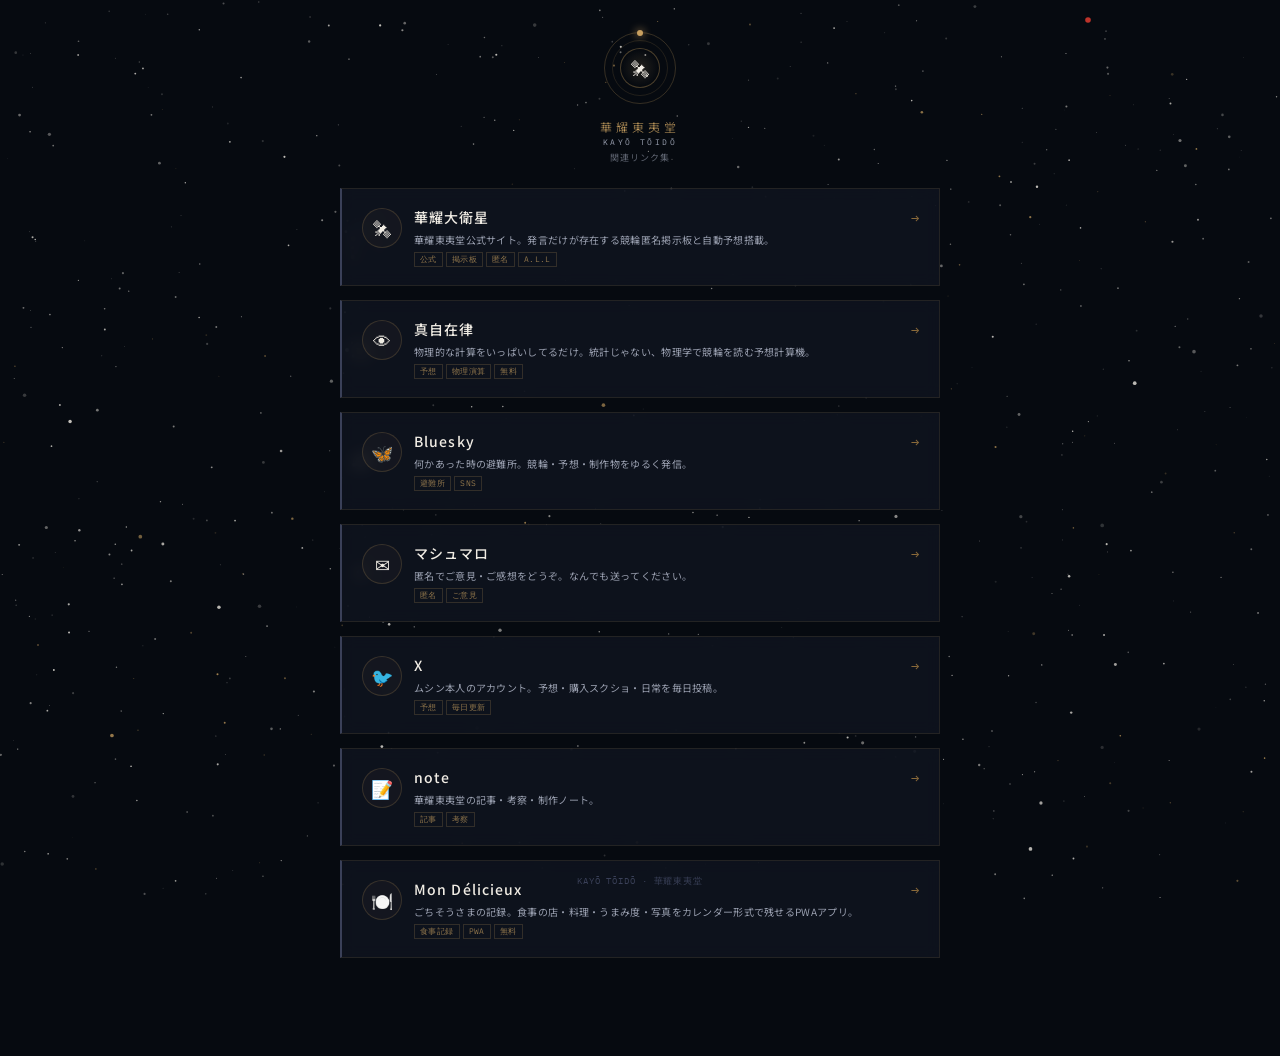
<file: links-page.html>
<!DOCTYPE html>
<html lang="ja">
<head>
<meta charset="UTF-8">
<meta name="viewport" content="width=device-width, initial-scale=1.0">
<title>華耀東夷堂</title>
<link href="https://fonts.googleapis.com/css2?family=Noto+Sans+JP:wght@200;300;400;500&family=IBM+Plex+Mono:wght@300;400;500&display=swap" rel="stylesheet">
<style>
* { margin:0; padding:0; box-sizing:border-box; }
:root {
  --bg: #0f1420;
  --bg2: #060a10;
  --amber: #c8a060;
  --amber-dark: #8a6a3a;
  --text: #f0ece4;
  --text-sub: #9aa0b0;
  --faint: #3a4058;
}
html { scroll-behavior: smooth; }
body {
  background: var(--bg2);
  color: var(--text);
  font-family: 'Noto Sans JP', sans-serif;
  overflow-x: hidden;
}
#starfield { position:fixed; inset:0; z-index:0; pointer-events:none; }
#particles { position:fixed; inset:0; z-index:1; pointer-events:none; }
#intro {
  position:fixed; inset:0; z-index:50;
  background:var(--bg2);
  display:flex; flex-direction:column;
  align-items:center; justify-content:center;
  transition:opacity 1.2s ease, visibility 1.2s;
}
#intro.hidden { opacity:0; visibility:hidden; pointer-events:none; }
.intro-orbit { width:120px; height:120px; position:relative; margin-bottom:32px; }
.intro-ring {
  position:absolute; inset:0; border-radius:50%;
  border:1px solid rgba(200,160,96,0.3);
  animation:spinRing 8s linear infinite;
}
.intro-ring:nth-child(2) { inset:12px; border-color:rgba(200,160,96,0.2); animation-duration:5s; animation-direction:reverse; }
.intro-ring:nth-child(3) { inset:24px; border-color:rgba(200,160,96,0.4); animation-duration:12s; }
.intro-dot {
  position:absolute; top:50%; left:50%;
  transform:translate(-50%,-50%);
  width:12px; height:12px; border-radius:50%;
  background:var(--amber);
  box-shadow:0 0 20px var(--amber),0 0 40px rgba(200,160,96,0.3);
  animation:dotPulse 2s ease-in-out infinite;
}
@keyframes spinRing { from{transform:rotate(0deg)} to{transform:rotate(360deg)} }
@keyframes dotPulse {
  0%,100%{box-shadow:0 0 20px var(--amber),0 0 40px rgba(200,160,96,0.3)}
  50%{box-shadow:0 0 30px var(--amber),0 0 60px rgba(200,160,96,0.5)}
}
.intro-text {
  font-size:11px; letter-spacing:0.4em; color:var(--amber);
  font-family:'IBM Plex Mono',monospace;
  animation:blink 1s step-end infinite;
}
@keyframes blink { 0%,100%{opacity:1} 50%{opacity:0.3} }
.scroll-driver { height:1100vh; position:relative; z-index:1; }
.sticky-frame {
  position:sticky; top:0; height:100dvh; min-height:600px;
  display:flex; flex-direction:column;
  align-items:center; justify-content:flex-start;
  overflow-y:auto; -webkit-overflow-scrolling:touch; scrollbar-width:none; -ms-overflow-style:none; padding:16px 24px 0;
}
.logo-area {
  text-align:center; margin-bottom:clamp(6px,1dvh,12px);
  opacity:0; transform:translateY(-30px) scale(0.9);
  transition:opacity 1s ease, transform 1s cubic-bezier(0.16,1,0.3,1);
}
.logo-area.visible { opacity:1; transform:translateY(0) scale(1); }
.logo-orbit { width:clamp(44px,8dvh,80px); height:clamp(44px,8dvh,80px); position:relative; margin:0 auto clamp(8px,1.5dvh,18px); }
.logo-ring-outer {
  position:absolute; inset:0; border-radius:50%;
  border:1px solid rgba(200,160,96,0.25);
  animation:spinRing 15s linear infinite;
}
.logo-ring-outer::before {
  content:''; position:absolute; top:-3px; left:50%;
  width:6px; height:6px; border-radius:50%;
  background:var(--amber); transform:translateX(-50%);
  box-shadow:0 0 8px var(--amber);
}
.logo-ring-mid {
  position:absolute; inset:8px; border-radius:50%;
  border:1px solid rgba(200,160,96,0.15);
  animation:spinRing 10s linear infinite reverse;
}
.logo-core {
  position:absolute; inset:16px; border-radius:50%;
  background:radial-gradient(circle,rgba(200,160,96,0.15) 0%,transparent 70%);
  display:flex; align-items:center; justify-content:center; font-size:18px;
  border:1px solid rgba(200,160,96,0.35);
  animation:corePulse 3s ease-in-out infinite;
}
@keyframes corePulse {
  0%,100%{box-shadow:0 0 15px rgba(200,160,96,0.2)}
  50%{box-shadow:0 0 30px rgba(200,160,96,0.4),inset 0 0 20px rgba(200,160,96,0.1)}
}
.site-name { font-size:clamp(9px,1.5dvh,12px); letter-spacing:0.35em; color:var(--amber); font-weight:300; }
.site-name-en { font-size:clamp(7px,1.1dvh,8px); color:var(--text-sub); letter-spacing:0.3em; margin-top:2px; font-family:'IBM Plex Mono',monospace; }
.site-tagline { font-size:clamp(7px,1.1dvh,9px); color:rgba(154,160,176,0.6); letter-spacing:0.1em; margin-top:clamp(2px,0.5dvh,4px); }
.cards { display:flex; flex-direction:column; gap:8px; width:100%; max-width:min(480px, calc(100vw - 48px)); flex:1; min-height:0; overflow-x:clip; overflow-y:auto; padding-bottom:0; margin-bottom:16px; scrollbar-width:none; -ms-overflow-style:none; }
.cards::after { content:""; display:block; height:20px; flex-shrink:0; }
.sticky-frame::-webkit-scrollbar,.cards::-webkit-scrollbar { display:none; }
.card {
  display:flex; align-items:flex-start; gap:12px; padding:clamp(8px,1.2dvh,14px) 16px clamp(8px,1.2dvh,14px) 16px;
  background:rgba(15,20,32,0.8);
  border:1px solid rgba(200,160,96,0.12); border-left:2px solid var(--faint);
  text-decoration:none; color:var(--text); position:relative; overflow:clip;
  transform:translateX(140px) skewX(-3deg); opacity:0;
  transition:transform 0.65s cubic-bezier(0.16,1,0.3,1),opacity 0.5s ease,border-color 0.3s,background 0.3s;
  backdrop-filter:blur(8px); cursor:pointer; -webkit-tap-highlight-color:transparent;
}
.card::before {
  content:''; position:absolute; top:0; left:-100%; width:60%; height:100%;
  background:linear-gradient(90deg,transparent,rgba(200,160,96,0.12),transparent);
  pointer-events:none;
}
.card.shine::before { left:150%; transition:left 0.6s ease; }
.card.visible { transform:translateX(0) skewX(0deg); opacity:1; }
.card:hover,.card:active { border-left-color:var(--amber); background:rgba(200,160,96,0.06); border-color:rgba(200,160,96,0.25); }
.card-icon-wrap {
  width:34px; height:34px; border-radius:50%;
  border:1px solid rgba(200,160,96,0.2);
  display:flex; align-items:center; justify-content:center; font-size:15px;
  flex-shrink:0; background:rgba(200,160,96,0.04);
  transition:border-color 0.3s,background 0.3s;
  margin-top:1px;
}
.card:hover .card-icon-wrap { border-color:rgba(200,160,96,0.5); background:rgba(200,160,96,0.1); }
.card-body { flex:1; min-width:0; }
.card-name { font-size:clamp(11px,1.8dvh,13px); font-weight:500; letter-spacing:0.08em; }
.card-desc { font-size:clamp(8px,1.2dvh,9px); color:var(--text-sub); margin-top:clamp(2px,0.5dvh,4px); line-height:1.6; letter-spacing:0.03em; display:-webkit-box; -webkit-line-clamp:3; -webkit-box-orient:vertical; overflow:hidden; }
.card-tags { display:flex; gap:3px; margin-top:clamp(2px,0.5dvh,4px); flex-wrap:wrap; }
.tag { font-size:8px; padding:1px 5px; border:1px solid rgba(200,160,96,0.2); color:rgba(200,160,96,0.7); letter-spacing:0.05em; font-family:'IBM Plex Mono',monospace; }
.card-arrow { font-size:14px; color:var(--amber-dark); flex-shrink:0; transition:color 0.3s,transform 0.3s; font-family:'IBM Plex Mono',monospace; margin-top:2px; }
.card:hover .card-arrow { color:var(--amber); transform:translateX(4px); }
.progress-track { position:fixed; right:16px; top:50%; transform:translateY(-50%); display:flex; flex-direction:column; gap:8px; z-index:10; }
.progress-dot { width:4px; height:4px; border-radius:50%; background:var(--faint); transition:background 0.4s,transform 0.4s; }
.progress-dot.active { background:var(--amber); transform:scale(1.5); box-shadow:0 0 6px var(--amber); }
.progress-bar { position:fixed; bottom:0; left:0; height:1px; background:linear-gradient(90deg,var(--amber-dark),var(--amber)); z-index:100; width:0%; transition:width 0.05s linear; opacity:0.6; }
.scroll-hint { position:fixed; bottom:28px; left:50%; transform:translateX(-50%); font-size:11px; letter-spacing:0.4em; color:var(--amber); font-family:'IBM Plex Mono',monospace; z-index:10; transition:opacity 0.5s; display:flex; flex-direction:column; align-items:center; gap:6px; }
.scroll-hint-line { width:1px; height:20px; background:linear-gradient(to bottom,var(--amber),transparent); animation:scrollLine 1.5s ease-in-out infinite; }
@keyframes scrollLine { 0%{transform:scaleY(0);transform-origin:top} 50%{transform:scaleY(1);transform-origin:top} 51%{transform:scaleY(1);transform-origin:bottom} 100%{transform:scaleY(0);transform-origin:bottom} }
.footer-text { position:fixed; bottom:12px; left:50%; transform:translateX(-50%); font-size:9px; color:var(--faint); font-family:'IBM Plex Mono',monospace; letter-spacing:0.1em; z-index:10; opacity:0; transition:opacity 1s; }
.footer-text.visible { opacity:1; }
@media (orientation: landscape) {
  #intro { display:none; }
  .scroll-hint { display:none; }
  .progress-track { display:none; }
  .progress-bar { display:none; }
  .scroll-driver { height:auto; }
  .sticky-frame { position:relative; height:auto; overflow:visible; padding:32px 24px 48px; }
  .cards { max-width:min(600px, calc(100vw - 48px)); max-height:none; overflow-y:visible; gap:14px; }
  .card,.card.visible,.card.shine { transform:none !important; opacity:1 !important; padding:18px 20px; align-items:flex-start; transition:border-color 0.3s,background 0.3s !important; }
  .card-name { font-size:14px; }
  .card-desc { font-size:10px; line-height:1.7; -webkit-line-clamp:3; }
  .card-icon-wrap { width:40px; height:40px; font-size:18px; }
  .logo-area { margin-bottom:24px; }
}
</style>
</head>
<body>
<div id="intro">
  <div class="intro-orbit">
    <div class="intro-ring"></div>
    <div class="intro-ring"></div>
    <div class="intro-ring"></div>
    <div class="intro-dot"></div>
  </div>
  <div class="intro-text">INITIALIZING...</div>
</div>
<canvas id="starfield"></canvas>
<canvas id="particles"></canvas>
<div class="progress-bar" id="progressBar"></div>
<div class="scroll-hint" id="scrollHint"><span>SCROLL</span><div class="scroll-hint-line"></div></div>
<div class="footer-text" id="footerText">KAYŌ TŌIDŌ · 華耀東夷堂</div>
<div class="progress-track">
  <div class="progress-dot active" id="dot0"></div>
  <div class="progress-dot" id="dot1"></div>
  <div class="progress-dot" id="dot2"></div>
  <div class="progress-dot" id="dot3"></div>
  <div class="progress-dot" id="dot4"></div>
  <div class="progress-dot" id="dot5"></div>
  <div class="progress-dot" id="dot6"></div>
</div>
<div class="scroll-driver">
  <div class="sticky-frame">
    <div class="logo-area" id="logoArea">
      <div class="logo-orbit">
        <div class="logo-ring-outer"></div>
        <div class="logo-ring-mid"></div>
        <div class="logo-core">🛰</div>
      </div>
      <div class="site-name">華耀東夷堂</div>
      <div class="site-name-en">KAYŌ TŌIDŌ</div>
      <div class="site-tagline">関連リンク集</div>
    </div>
    <div class="cards" id="cardsContainer">
      <a href="https://jiz41.github.io/kayoutouidouofficial/" class="card" id="c0">
        <div class="card-icon-wrap">🛰</div>
        <div class="card-body">
          <div class="card-name">華耀大衛星</div>
          <div class="card-desc">華耀東夷堂公式サイト。発言だけが存在する競輪匿名掲示板と自動予想搭載。</div>
          <div class="card-tags"><span class="tag">公式</span><span class="tag">掲示板</span><span class="tag">匿名</span><span class="tag">A.L.L</span></div>
        </div>
        <span class="card-arrow">→</span>
      </a>
      <a href="https://huggingface.co/spaces/Jiz41/Jiz41r1t5u" class="card" id="c1">
        <div class="card-icon-wrap">👁</div>
        <div class="card-body">
          <div class="card-name">真自在律</div>
          <div class="card-desc">物理的な計算をいっぱいしてるだけ。統計じゃない、物理学で競輪を読む予想計算機。</div>
          <div class="card-tags"><span class="tag">予想</span><span class="tag">物理演算</span><span class="tag">無料</span></div>
        </div>
        <span class="card-arrow">→</span>
      </a>
      <a href="https://bsky.app/profile/kayoutouidou02.bsky.social" class="card" id="c2">
        <div class="card-icon-wrap">🦋</div>
        <div class="card-body">
          <div class="card-name">Bluesky</div>
          <div class="card-desc">何かあった時の避難所。競輪・予想・制作物をゆるく発信。</div>
          <div class="card-tags"><span class="tag">避難所</span><span class="tag">SNS</span></div>
        </div>
        <span class="card-arrow">→</span>
      </a>
      <a href="https://rb.gy/oe7wet" class="card" id="c3">
        <div class="card-icon-wrap">✉</div>
        <div class="card-body">
          <div class="card-name">マシュマロ</div>
          <div class="card-desc">匿名でご意見・ご感想をどうぞ。なんでも送ってください。</div>
          <div class="card-tags"><span class="tag">匿名</span><span class="tag">ご意見</span></div>
        </div>
        <span class="card-arrow">→</span>
      </a>
      <a href="https://x.com/kayoutouidou01" class="card" id="c4">
        <div class="card-icon-wrap">🐦</div>
        <div class="card-body">
          <div class="card-name">X</div>
          <div class="card-desc">ムシン本人のアカウント。予想・購入スクショ・日常を毎日投稿。</div>
          <div class="card-tags"><span class="tag">予想</span><span class="tag">毎日更新</span></div>
        </div>
        <span class="card-arrow">→</span>
      </a>
      <a href="https://note.com/kytnrnsnjzitr" class="card" id="c5">
        <div class="card-icon-wrap">📝</div>
        <div class="card-body">
          <div class="card-name">note</div>
          <div class="card-desc">華耀東夷堂の記事・考察・制作ノート。</div>
          <div class="card-tags"><span class="tag">記事</span><span class="tag">考察</span></div>
        </div>
        <span class="card-arrow">→</span>
      </a>
      <a href="https://jiz41.github.io/mon-delicieux/" class="card" id="c6">
        <div class="card-icon-wrap">🍽️</div>
        <div class="card-body">
          <div class="card-name">Mon Délicieux</div>
          <div class="card-desc">ごちそうさまの記録。食事の店・料理・うまみ度・写真をカレンダー形式で残せるPWAアプリ。</div>
          <div class="card-tags"><span class="tag">食事記録</span><span class="tag">PWA</span><span class="tag">無料</span></div>
        </div>
        <span class="card-arrow">→</span>
      </a>
    </div>
  </div>
</div>
<script>
const sc=document.getElementById('starfield'),sctx=sc.getContext('2d');
let stars=[],shootingStars=[];
function resizeStar(){sc.width=window.innerWidth;sc.height=window.innerHeight;}
function initStars(){
  resizeStar();stars=[];shootingStars=[];
  const W=sc.width,H=sc.height,count=Math.floor((W*H*0.9)/1400);
  for(let i=0;i<count;i++) stars.push({x:Math.random()*W,y:Math.random()*H,r:Math.random()<0.8?Math.random()*0.8+0.3:Math.random()*1.4+0.5,a:Math.random()*0.7+0.1,da:(Math.random()*0.005+0.001)*(Math.random()<0.5?1:-1),amber:Math.random()>0.87});
  stars.push({x:W*0.85,y:20,r:2.8,a:0.9,da:0,red:true});
}
function spawnShoot(){const W=sc.width,H=sc.height;shootingStars.push({x:Math.random()*W*0.6+W*0.2,y:Math.random()*H*0.4,vx:-(Math.random()*3+1.5),vy:Math.random()*1.2+0.3,len:Math.random()*80+40,life:1});}
setInterval(()=>spawnShoot(),Math.random()*800+400);
function drawStarfield(){
  sctx.clearRect(0,0,sc.width,sc.height);
  stars.forEach(s=>{s.a+=s.da;if(s.a>0.95||s.a<0.05)s.da*=-1;sctx.beginPath();sctx.arc(s.x,s.y,s.r,0,Math.PI*2);sctx.fillStyle=s.red?`rgba(210,55,45,${s.a})`:s.amber?`rgba(200,160,96,${s.a})`:`rgba(240,236,228,${s.a})`;sctx.fill();});
  shootingStars=shootingStars.filter(s=>s.life>0);
  shootingStars.forEach(s=>{s.x+=s.vx;s.y+=s.vy;s.life-=0.018;const g=sctx.createLinearGradient(s.x,s.y,s.x-s.vx*(s.len/3),s.y-s.vy*(s.len/3));g.addColorStop(0,`rgba(240,236,228,${s.life*0.9})`);g.addColorStop(1,'transparent');sctx.beginPath();sctx.moveTo(s.x,s.y);sctx.lineTo(s.x-s.vx*(s.len/3),s.y-s.vy*(s.len/3));sctx.strokeStyle=g;sctx.lineWidth=1;sctx.stroke();});
  requestAnimationFrame(drawStarfield);
}
initStars();drawStarfield();window.addEventListener('resize',initStars);

const pc=document.getElementById('particles'),pctx=pc.getContext('2d');
let particles=[];
function resizeP(){pc.width=window.innerWidth;pc.height=window.innerHeight;}
resizeP();window.addEventListener('resize',resizeP);
function spawnParticles(x,y){for(let i=0;i<12;i++){const a=(Math.PI*2/12)*i+Math.random()*0.5,spd=Math.random()*2+0.5;particles.push({x,y,vx:Math.cos(a)*spd,vy:Math.sin(a)*spd,r:Math.random()*2+0.5,life:1,amber:Math.random()>0.4});}}
function drawParticles(){pctx.clearRect(0,0,pc.width,pc.height);particles=particles.filter(p=>p.life>0);particles.forEach(p=>{p.x+=p.vx;p.y+=p.vy;p.vy+=0.05;p.life-=0.025;pctx.beginPath();pctx.arc(p.x,p.y,p.r,0,Math.PI*2);pctx.fillStyle=p.amber?`rgba(200,160,96,${p.life})`:`rgba(240,236,228,${p.life*0.7})`;pctx.fill();});requestAnimationFrame(drawParticles);}
drawParticles();

setTimeout(()=>{document.getElementById('intro').classList.add('hidden');setTimeout(()=>{document.getElementById('logoArea').classList.add('visible');document.getElementById('footerText').classList.add('visible');},400);},2200);

const CARDS=['c0','c1','c2','c3','c4','c5','c6'],shownCards=new Set();
window.addEventListener('scroll',()=>{
  const scrollY=window.scrollY,maxScroll=document.body.scrollHeight-window.innerHeight,ratio=scrollY/maxScroll;
  document.getElementById('progressBar').style.width=(ratio*100)+'%';
  document.getElementById('scrollHint').style.opacity=scrollY>80?'0':'1';
  const cardRatio=Math.min(ratio/0.85,1),step=cardRatio*CARDS.length;
  CARDS.forEach((id,i)=>{
    const el=document.getElementById(id);if(!el)return;
    if(i<step){
      if(!shownCards.has(id)){shownCards.add(id);el.style.transitionDelay=(i*0.1)+'s';el.classList.add('visible');setTimeout(()=>{const r=el.getBoundingClientRect();spawnParticles(r.left+20,r.top+r.height/2);el.classList.add('shine');setTimeout(()=>el.classList.remove('shine'),700);},i*100+200);}
      document.querySelectorAll('.progress-dot').forEach((d,di)=>d.classList.toggle('active',di===i+1||(i===CARDS.length-1&&di===CARDS.length)));
      if(i===0)document.getElementById('dot0').classList.remove('active');
    } else {el.classList.remove('visible');shownCards.delete(id);el.style.transitionDelay='0s';}
  });
  if(step<1)document.querySelectorAll('.progress-dot').forEach((d,i)=>d.classList.toggle('active',i===0));
});

const CARDS_ALL=['c0','c1','c2','c3','c4','c5','c6'];
function initLandscape(){
  if(!window.matchMedia('(orientation: landscape)').matches)return;
  document.getElementById('logoArea').classList.add('visible');
  document.getElementById('footerText').classList.add('visible');
  CARDS_ALL.forEach(id=>{const el=document.getElementById(id);if(el){el.classList.add('visible');el.dataset.shown='1';}});
}
initLandscape();
window.addEventListener('orientationchange',()=>setTimeout(initLandscape,300));

document.querySelectorAll('.card').forEach(card=>{
  card.addEventListener('mousemove',e=>{if(window.matchMedia('(orientation: landscape)').matches)return;const r=card.getBoundingClientRect(),x=(e.clientX-r.left)/r.width-0.5,y=(e.clientY-r.top)/r.height-0.5;card.style.transform=`perspective(400px) rotateY(${x*8}deg) rotateX(${-y*5}deg) scale(1.02)`;});
  card.addEventListener('mouseleave',()=>card.style.transform='');
  card.addEventListener('touchmove',e=>{if(window.matchMedia('(orientation: landscape)').matches)return;const r=card.getBoundingClientRect(),x=(e.touches[0].clientX-r.left)/r.width-0.5,y=(e.touches[0].clientY-r.top)/r.height-0.5;card.style.transform=`perspective(400px) rotateY(${x*8}deg) rotateX(${-y*5}deg) scale(1.02)`;},{passive:true});
  card.addEventListener('touchend',()=>card.style.transform='');
});
</script>
</body>
</html>
</file>
